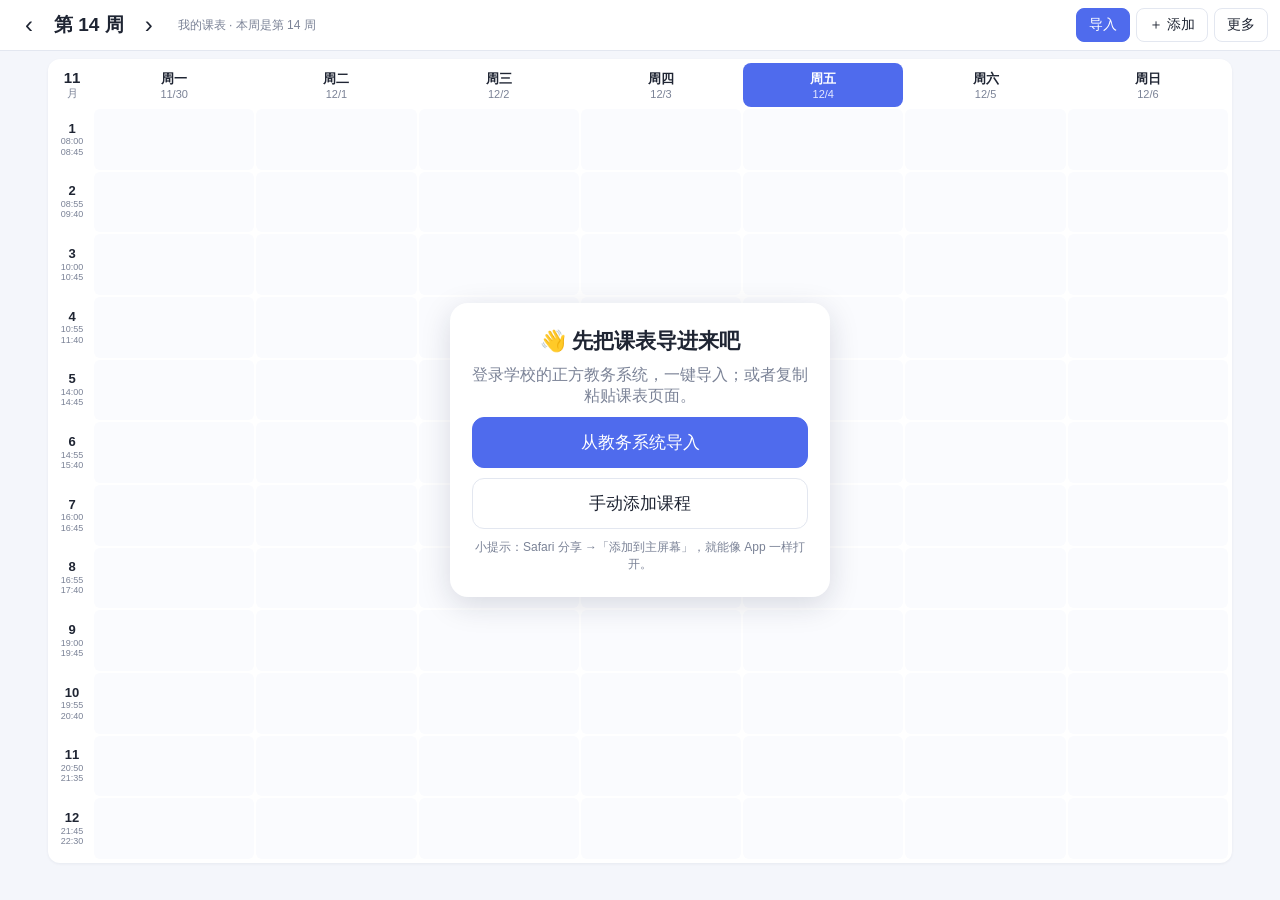
<file: index.html>
<!DOCTYPE html>
<html lang="zh-CN">
<head>
<meta charset="UTF-8">
<meta name="viewport" content="width=device-width, initial-scale=1, viewport-fit=cover">
<meta name="theme-color" content="#4f6bed">
<meta name="apple-mobile-web-app-capable" content="yes">
<meta name="apple-mobile-web-app-status-bar-style" content="default">
<meta name="apple-mobile-web-app-title" content="课程表">
<title>课程表</title>
<link rel="manifest" href="manifest.webmanifest">
<link rel="icon" href="icons/icon.svg" type="image/svg+xml">
<link rel="apple-touch-icon" href="icons/icon-192.png">
<link rel="stylesheet" href="css/style.css">
</head>
<body>
<header class="topbar">
  <div class="weeknav">
    <button id="prevWeek" class="icon-btn" aria-label="上一周">‹</button>
    <button id="weekLabel" class="week-label" title="点击回到本周">第 1 周</button>
    <button id="nextWeek" class="icon-btn" aria-label="下一周">›</button>
  </div>
  <div class="sub" id="subLabel"></div>
  <nav class="actions">
    <button id="btnImport" class="btn primary">导入</button>
    <button id="btnAdd" class="btn">＋ 添加</button>
    <button id="btnMore" class="btn">更多</button>
  </nav>
</header>

<main>
  <div id="grid" class="grid" aria-label="课程表"></div>
  <div id="empty" class="empty hidden">
    <div class="welcome">
      <h2>👋 先把课表导进来吧</h2>
      <p class="muted">登录学校的正方教务系统，一键导入；或者复制粘贴课表页面。</p>
      <button class="btn primary big" id="emptyImport">从教务系统导入</button>
      <button class="btn big" id="emptyAdd">手动添加课程</button>
      <p class="muted small">小提示：Safari 分享 →「添加到主屏幕」，就能像 App 一样打开。</p>
    </div>
  </div>
</main>

<!-- 课程详情 -->
<dialog id="dlgDetail">
  <form method="dialog" class="card">
    <h3 id="dName"></h3>
    <dl id="dBody" class="kv"></dl>
    <div id="dOthers"></div>
    <div class="row-end">
      <button value="delete" class="btn danger" id="dDel">删除</button>
      <button value="edit" class="btn" id="dEdit">编辑</button>
      <button value="close" class="btn primary">关闭</button>
    </div>
  </form>
</dialog>

<!-- 添加/编辑 -->
<dialog id="dlgEdit">
  <form method="dialog" class="card" id="editForm">
    <h3 id="eTitle">添加课程</h3>
    <label>课程名称<input name="name" required maxlength="60"></label>
    <div class="two">
      <label>教师<input name="teacher" maxlength="40"></label>
      <label>地点<input name="location" maxlength="60"></label>
    </div>
    <div class="three">
      <label>星期<select name="day"></select></label>
      <label>开始节<select name="start"></select></label>
      <label>结束节<select name="end"></select></label>
    </div>
    <label>周次 <span class="muted">如 1-16周、1-8周,10-16周、1-15周(单)</span><input name="weeks" required placeholder="1-16周"></label>
    <div class="quick-weeks">
      <button type="button" data-q="all">全部</button><button type="button" data-q="odd">单周</button><button type="button" data-q="even">双周</button>
    </div>
    <label>颜色<input type="color" name="color"></label>
    <label>备注<input name="note" maxlength="200"></label>
    <p class="err" id="eErr"></p>
    <div class="row-end">
      <button type="button" class="btn" onclick="this.closest('dialog').close()">取消</button>
      <button value="save" class="btn primary" id="eSave">保存</button>
    </div>
  </form>
</dialog>

<!-- 导入 -->
<dialog id="dlgImport" class="wide">
  <div class="card">
    <div class="dlg-head">
      <button class="icon-btn invisible" id="iBack" aria-label="返回">‹</button>
      <h3 id="iTitle">导入课表</h3>
      <button class="icon-btn" id="iClose" aria-label="关闭">×</button>
    </div>

    <section id="pHome" class="pane">
      <button class="big-option" id="goBm">
        <span class="emoji">⚡️</span>
        <span class="txt"><b>一键导入 <em class="tag">推荐</em></b><small>登录教务系统后点一下书签，课表自动导进来</small></span>
        <span class="chev">›</span>
      </button>
      <button class="big-option" id="goPaste">
        <span class="emoji">📋</span>
        <span class="txt"><b>复制粘贴</b><small>在教务系统课表页全选、拷贝，粘贴到这里</small></span>
        <span class="chev">›</span>
      </button>
      <p class="muted small center">支持正方教务系统（网址里常有 jwglxt）</p>
      <details class="adv">
        <summary>高级</summary>
        <div class="adv-body">
          <h4>导入文件</h4>
          <p class="muted small">正方课表接口 JSON（含 kbList）、课表页面 HTML（新版 / 旧版 xskbcx.aspx）、本应用的备份文件。</p>
          <label class="file btn"><input type="file" id="importFile" accept=".json,.html,.htm,.txt,application/json,text/html" hidden>选择文件…</label>
          <h4>电脑：控制台脚本</h4>
          <div class="two">
            <label>学年<select id="sXnm"></select></label>
            <label>学期<select id="sXqm"><option value="3">第一学期（秋季）</option><option value="12">第二学期（春季）</option><option value="16">第三学期（夏季）</option></select></label>
          </div>
          <p class="muted small">登录正方 → F12 打开「控制台 / Console」→ 粘贴回车，会自动跳回本 App 导入。也可以把这个链接拖到书签栏：<a id="bmLink" class="bm" href="#">📅 导入课表</a></p>
          <pre id="scriptBox" class="code"></pre>
          <div class="row-end"><button class="btn small" id="copyScript">复制脚本</button></div>
          <h4>手动抓取 JSON</h4>
          <p class="muted small">在正方「学生课表查询」页点查询，开发者工具 → 网络(Network) 找到 <code>xskbcx_cxXsgrkb.html</code>（部分学校为 <code>xskbcx_cxXsKb.html</code>），复制「响应」全文，粘贴到「复制粘贴」页即可。</p>
        </div>
      </details>
    </section>

    <section id="pBm" class="pane hidden">
      <div class="step-card">
        <h4>① 第一次：添加书签 <span class="muted small">（只需一次）</span></h4>
        <ol class="steps big">
          <li><button class="btn primary" id="copyBm">复制书签代码</button></li>
          <li>点 Safari 的<b>分享</b>按钮 <span class="ico">⬆︎</span> →「<b>添加书签</b>」，名称改成 <b>导入课表</b>，点「存储」。</li>
          <li>打开<b>书签</b>（地址栏旁的 <span class="ico">📖</span> 或边栏）→「<b>编辑</b>」→ 点「导入课表」→ 把<b>地址</b>全部删掉，<b>粘贴</b>刚才复制的代码 →「完成」。</li>
        </ol>
      </div>
      <div class="step-card">
        <h4>② 每次导入</h4>
        <ol class="steps big">
          <li>在 Safari 打开学校的<b>正方教务系统</b>并登录。</li>
          <li>点地址栏，输入 <b>导入课表</b>，点下方出现的这个书签。</li>
          <li>弹出提示点「好」→ 自动回到这里 → 点「导入」。</li>
        </ol>
      </div>
      <p class="muted small">会自动识别当前学期。要导其他学期：先在教务系统「学生课表查询」页选好学年学期，再点书签。</p>
    </section>

    <section id="pPaste" class="pane hidden">
      <ol class="steps big">
        <li>在教务系统打开<b>学生课表查询</b>，切换成<b>列表</b>显示。</li>
        <li>在课表文字上长按 →「<b>全选</b>」→「<b>拷贝</b>」<span class="muted">（有键盘可按 ⌘A、⌘C）</span>。</li>
        <li>回到这里，点下面的「粘贴」。</li>
      </ol>
      <button class="btn primary big" id="pasteBtn">📋 粘贴并识别</button>
      <textarea id="importText" rows="5" placeholder="也可以在这里长按 →「粘贴」，再点「识别」"></textarea>
      <p class="err" id="iErr"></p>
      <div id="iPreview" class="muted small"></div>
      <div class="row-end"><button class="btn" id="iDo">识别</button></div>
    </section>
  </div>
</dialog>

<!-- 导入确认 -->
<dialog id="dlgConfirm">
  <form method="dialog" class="card">
    <h3>导入课表</h3>
    <p id="cSummary"></p>
    <div id="cNames" class="chips"></div>
    <p class="muted small" id="cNote"></p>
    <div class="col-btns">
      <button value="replace" class="btn primary big" id="cReplace">导入</button>
      <button value="append" class="btn big" id="cAppend">追加到现有课程</button>
      <button value="cancel" class="btn big ghost">取消</button>
    </div>
  </form>
</dialog>

<!-- 更多 / 设置 -->
<dialog id="dlgMore" class="wide">
  <form method="dialog" class="card" id="setForm">
    <h3>设置</h3>
    <div class="two">
      <label>开学日期（第 1 周任意一天）<input type="date" name="startDate" required></label>
      <label>学期总周数<input type="number" name="totalWeeks" min="1" max="30" required></label>
    </div>
    <div class="two">
      <label>每天节数<input type="number" name="sectionCount" min="1" max="16" required></label>
      <label>课表名称<input name="name" maxlength="30"></label>
    </div>
    <label class="inline"><input type="checkbox" name="showWeekend"> 显示周六、周日</label>
    <label class="inline"><input type="checkbox" name="showInactive"> 显示非本周课程（灰色）</label>
    <h4>每节时间</h4>
    <div id="timesBox" class="times"></div>
    <div class="row-end"><button type="button" class="btn small" id="autoTimes">按第 1 节自动推算</button></div>
    <h4>数据</h4>
    <div class="btn-row">
      <button type="button" class="btn" id="exportIcs">导出日历 .ics</button>
      <button type="button" class="btn" id="exportBackup">导出备份</button>
      <button type="button" class="btn" id="importBackup">导入备份</button>
      <button type="button" class="btn danger" id="clearAll">清空课程</button>
      <input type="file" id="backupFile" accept=".json" hidden>
    </div>
    <p class="muted small">数据只保存在本机浏览器（localStorage）。换设备请用「导出备份」。</p>
    <div class="row-end">
      <button type="button" class="btn" onclick="this.closest('dialog').close()">取消</button>
      <button value="save" class="btn primary">保存设置</button>
    </div>
  </form>
</dialog>

<div id="toast" class="toast"></div>

<script src="js/parsers.js"></script>
<script src="js/zfscript.js"></script>
<script src="js/app.js"></script>
</body>
</html>
</file>
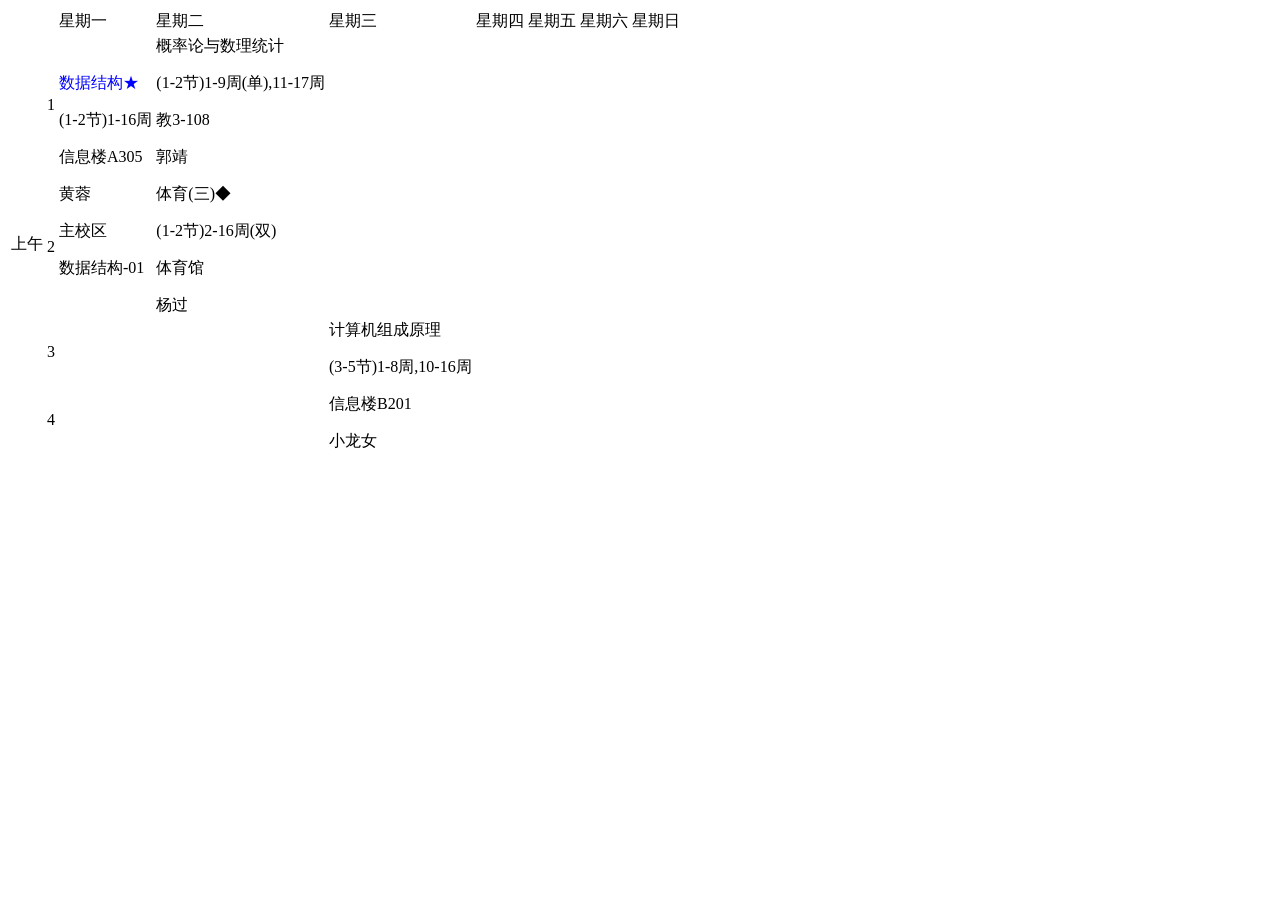
<file: tests/fixtures/zf_new_kbgrid.html>
<html><head><meta charset="utf-8"><title>学生课表查询</title></head><body>
<div id="table1" class="timetable1">
<table id="kbgrid_table_0" class="table timetable" >
<tbody>
<tr><td class="td_wrap"></td><td class="td_wrap"></td>
<td id="xq_1">星期一</td><td id="xq_2">星期二</td><td id="xq_3">星期三</td><td id="xq_4">星期四</td><td id="xq_5">星期五</td><td id="xq_6">星期六</td><td id="xq_7">星期日</td></tr>
<tr><td rowspan="4"><span class="time">上午</span></td><td><span class="festival">1</span></td>
<td rowspan="2" id="1-1" class="td_wrap"><div class="timetable_con text-left"><span class="title"><font style="color:rgb(0, 0, 255);">数据结构★</font></span><p><span class="glyphicon glyphicon-time" title="节/周"></span><font> (1-2节)1-16周</font></p><p><span class="glyphicon glyphicon-map-marker" title="上课地点"></span><font> 信息楼A305</font></p><p><span class="glyphicon glyphicon-user" title="教师"></span><font> 黄蓉</font></p><p><span class="glyphicon glyphicon-tower" title="校区"></span><font>主校区</font></p><p><span class="glyphicon glyphicon-home" title="教学班名称"></span><font>数据结构-01</font></p></div></td>
<td rowspan="2" id="2-1" class="td_wrap"><div class="timetable_con text-left"><span class="title"><font>概率论与数理统计</font></span><p><span class="glyphicon glyphicon-time" title="节/周"></span><font> (1-2节)1-9周(单),11-17周</font></p><p><span title="上课地点"></span><font> 教3-108</font></p><p><span title="教师"></span><font> 郭靖</font></p></div><div class="timetable_con text-left"><span class="title"><font>体育(三)◆</font></span><p><span title="节/周"></span><font> (1-2节)2-16周(双)</font></p><p><span title="上课地点"></span><font> 体育馆</font></p><p><span title="教师"></span><font> 杨过</font></p></div></td>
<td></td><td></td><td></td><td></td><td></td></tr>
<tr><td><span class="festival">2</span></td><td></td><td></td><td></td><td></td><td></td></tr>
<tr><td><span class="festival">3</span></td><td></td><td></td>
<td rowspan="3" id="3-3" class="td_wrap"><div class="timetable_con text-left"><span class="title"><font>计算机组成原理</font></span><p><span title="节/周"></span><font> (3-5节)1-8周,10-16周</font></p><p><span title="上课地点"></span><font> 信息楼B201</font></p><p><span title="教师"></span><font> 小龙女</font></p></div></td>
<td></td><td></td><td></td><td></td></tr>
<tr><td><span class="festival">4</span></td><td></td><td></td><td></td><td></td><td></td><td></td></tr>
</tbody></table></div>
<div id="table2" class="timetable2" style="display:none">
<table id="kblist_table" class="table">
<tbody id="xq_5"><tr><td rowspan="1"><span class="week">星期五</span></td><td><span class="festival">7-8</span></td><td><div class="timetable_con text-left"><span class="title"><font>操作系统</font></span><p><span title="节/周"></span><font>(7-8节)3-14周</font></p><p><span title="上课地点"></span><font>信息楼C102</font></p><p><span title="教师"></span><font>令狐冲</font></p></div></td></tr></tbody>
</table></div>
</body></html>
</file>
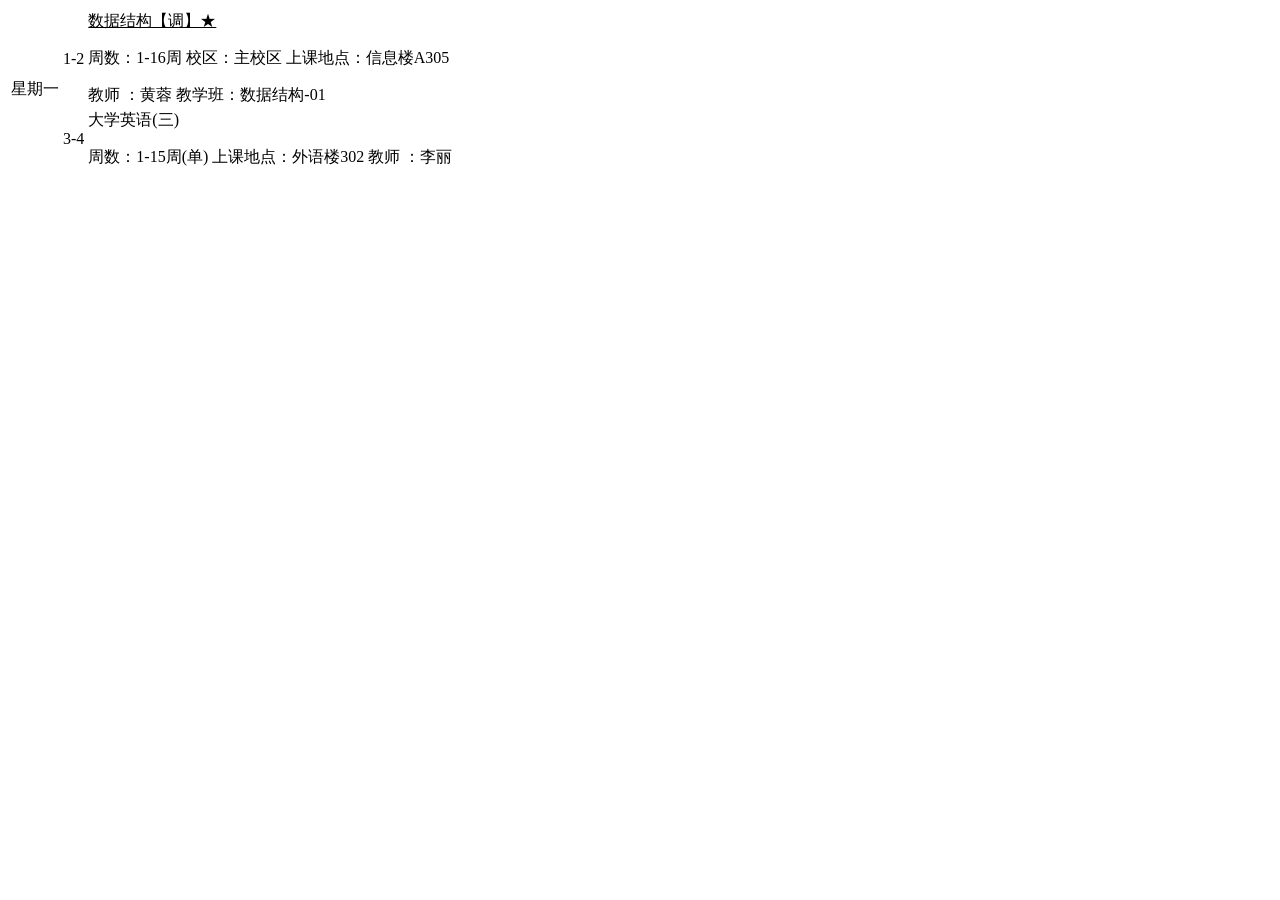
<file: tests/fixtures/zf_new_list_text_labels.html>
<html><body>
<table id="kblist_table" class="table">
<tbody id="xq_1"><tr><td rowspan="2"><span class="week">星期一</span></td><td><span class="festival">1-2</span></td><td><div class="timetable_con text-left"><u class="title"><font>数据结构【调】★</font></u><p><font><span class="glyphicon glyphicon-calendar"></span> 周数：</font><font>1-16周</font><font> 校区：</font><font>主校区</font><font> 上课地点：</font><font>信息楼A305</font></p><p><font>教师 ：</font><font>黄蓉</font><font> 教学班：</font><font>数据结构-01</font></p></div></td></tr>
<tr><td><span class="festival">3-4</span></td><td><div class="timetable_con text-left"><span class="title"><font>大学英语(三)</font></span><p><font>周数：</font><font>1-15周(单)</font><font> 上课地点：</font><font>外语楼302</font><font> 教师 ：</font><font>李丽</font></p></div></td></tr></tbody>
</table></body></html>
</file>
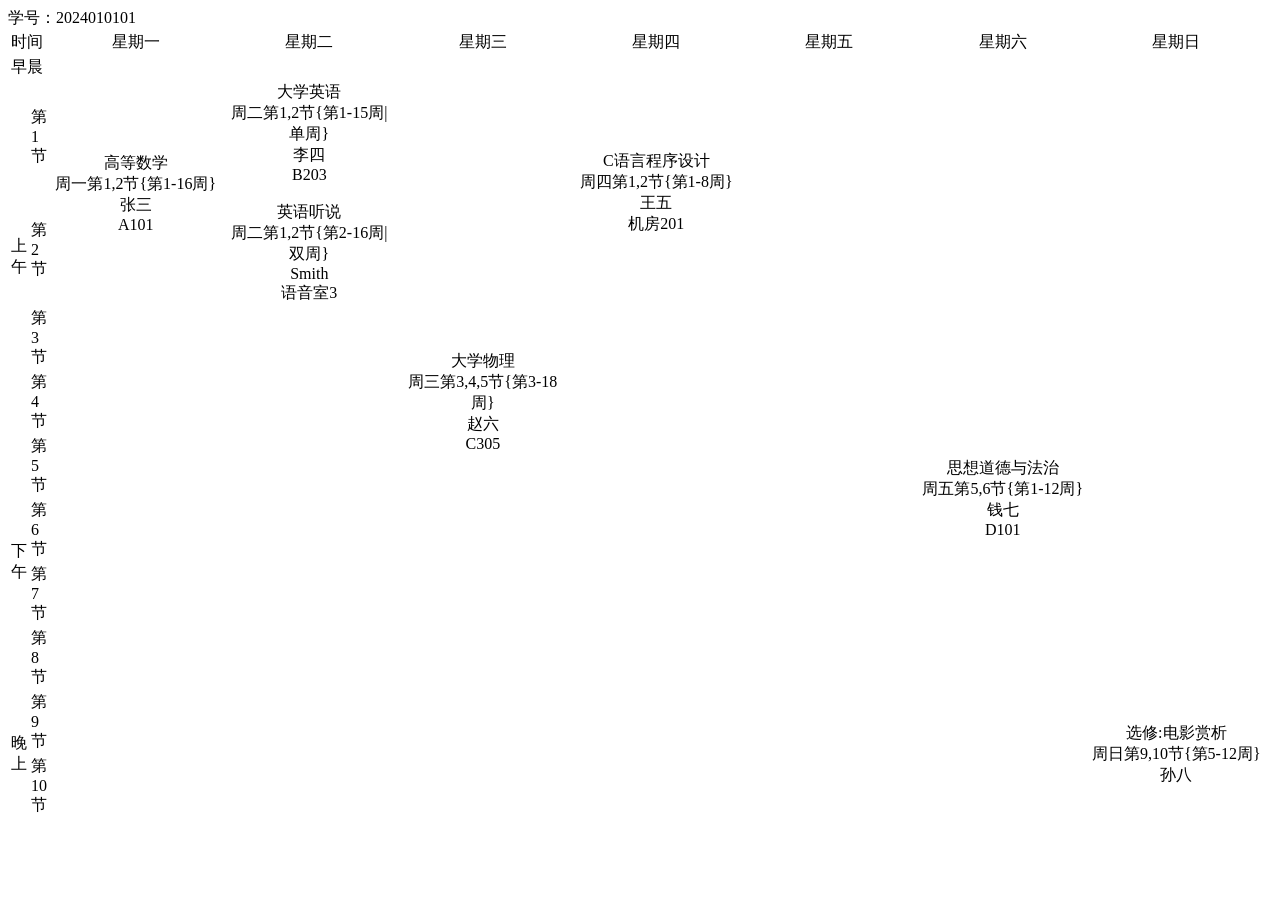
<file: tests/fixtures/zf_old_xskbcx.html>
<html><head><meta charset="utf-8"><title>现代教学管理信息系统</title></head><body>
<form name="xskb_form" id="xskb_form">
<span id="Label5">学号：2024010101</span>
<table id="Table1" class="blacktab" bordercolor="Black" border="0" width="100%">
<tr><td colspan="2" rowspan="1" width="2%">时间</td><td align="Center" width="14%">星期一</td><td align="Center" width="14%">星期二</td><td align="Center" width="14%">星期三</td><td align="Center" width="14%">星期四</td><td align="Center" width="14%">星期五</td><td class="noprint" align="Center" width="14%">星期六</td><td class="noprint" align="Center" width="14%">星期日</td></tr>
<tr><td colspan="2">早晨</td><td align="Center">&nbsp;</td><td align="Center">&nbsp;</td><td align="Center">&nbsp;</td><td align="Center">&nbsp;</td><td align="Center">&nbsp;</td><td align="Center">&nbsp;</td><td align="Center">&nbsp;</td></tr>
<tr><td rowspan="4" width="1%">上午</td><td width="1%">第1节</td>
  <td align="Center" rowspan="2" width="7%">高等数学<br>周一第1,2节{第1-16周}<br>张三<br>A101</td>
  <td align="Center" rowspan="2" width="7%">大学英语<br>周二第1,2节{第1-15周|单周}<br>李四<br>B203<br><br>英语听说<br>周二第1,2节{第2-16周|双周}<br>Smith<br>语音室3</td>
  <td align="Center" width="7%">&nbsp;</td>
  <td align="Center" rowspan="2" width="7%">C语言程序设计<br>周四第1,2节{第1-8周}<br>王五<br>机房201</td>
  <td align="Center" width="7%">&nbsp;</td><td align="Center" width="7%">&nbsp;</td><td align="Center" width="7%">&nbsp;</td></tr>
<tr><td>第2节</td><td align="Center">&nbsp;</td><td align="Center">&nbsp;</td><td align="Center">&nbsp;</td><td align="Center">&nbsp;</td><td align="Center">&nbsp;</td></tr>
<tr><td>第3节</td><td align="Center">&nbsp;</td><td align="Center">&nbsp;</td>
  <td align="Center" rowspan="3" width="7%">大学物理<br>周三第3,4,5节{第3-18周}<br>赵六<br>C305</td>
  <td align="Center">&nbsp;</td><td align="Center">&nbsp;</td><td align="Center">&nbsp;</td><td align="Center">&nbsp;</td></tr>
<tr><td>第4节</td><td align="Center">&nbsp;</td><td align="Center">&nbsp;</td><td align="Center">&nbsp;</td><td align="Center">&nbsp;</td><td align="Center">&nbsp;</td><td align="Center">&nbsp;</td></tr>
<tr><td rowspan="4">下午</td><td>第5节</td><td align="Center">&nbsp;</td><td align="Center">&nbsp;</td><td align="Center">&nbsp;</td><td align="Center">&nbsp;</td>
  <td align="Center" rowspan="2">思想道德与法治<br>周五第5,6节{第1-12周}<br>钱七<br>D101</td><td align="Center">&nbsp;</td><td align="Center">&nbsp;</td></tr>
<tr><td>第6节</td><td align="Center">&nbsp;</td><td align="Center">&nbsp;</td><td align="Center">&nbsp;</td><td align="Center">&nbsp;</td><td align="Center">&nbsp;</td></tr>
<tr><td>第7节</td><td align="Center">&nbsp;</td><td align="Center">&nbsp;</td><td align="Center">&nbsp;</td><td align="Center">&nbsp;</td><td align="Center">&nbsp;</td><td align="Center">&nbsp;</td><td align="Center">&nbsp;</td></tr>
<tr><td>第8节</td><td align="Center">&nbsp;</td><td align="Center">&nbsp;</td><td align="Center">&nbsp;</td><td align="Center">&nbsp;</td><td align="Center">&nbsp;</td><td align="Center">&nbsp;</td><td align="Center">&nbsp;</td></tr>
<tr><td rowspan="3">晚上</td><td>第9节</td><td align="Center">&nbsp;</td><td align="Center">&nbsp;</td><td align="Center">&nbsp;</td><td align="Center">&nbsp;</td><td align="Center">&nbsp;</td><td align="Center">&nbsp;</td>
  <td align="Center" rowspan="2">选修:电影赏析<br>周日第9,10节{第5-12周}<br>孙八</td></tr>
<tr><td>第10节</td><td align="Center">&nbsp;</td><td align="Center">&nbsp;</td><td align="Center">&nbsp;</td><td align="Center">&nbsp;</td><td align="Center">&nbsp;</td><td align="Center">&nbsp;</td></tr>
</table>
</form></body></html>
</file>
<file: css/style.css>
:root{--bg:#f4f6fb;--fg:#1f2533;--muted:#7a8296;--line:#e3e7f0;--primary:#4f6bed;--danger:#d9534f;--card:#fff;--head:56px;--secw:40px}
*{box-sizing:border-box}
html,body{margin:0;height:100%}
body{font-family:-apple-system,BlinkMacSystemFont,"PingFang SC","Hiragino Sans GB","Microsoft YaHei","Noto Sans CJK SC","Source Han Sans SC",sans-serif;background:var(--bg);color:var(--fg);-webkit-tap-highlight-color:transparent;padding-bottom:env(safe-area-inset-bottom)}
button{font:inherit;cursor:pointer}
.hidden{display:none!important}
.muted{color:var(--muted)}
.small{font-size:12px}
.topbar{position:sticky;top:0;z-index:20;background:var(--card);border-bottom:1px solid var(--line);padding:calc(8px + env(safe-area-inset-top)) 12px 8px;display:grid;grid-template-columns:auto 1fr auto;align-items:center;gap:4px 12px}
.weeknav{display:flex;align-items:center;gap:2px}
.icon-btn{width:34px;height:34px;border:none;border-radius:50%;background:transparent;font-size:24px;line-height:1;color:var(--fg)}
.icon-btn:hover{background:var(--bg)}
.icon-btn:disabled{opacity:.3}
.week-label{border:none;background:none;font-size:19px;font-weight:700;padding:4px 6px;color:var(--fg);white-space:nowrap}
.week-label.not-current{color:var(--primary)}
.sub{font-size:12px;color:var(--muted);overflow:hidden;text-overflow:ellipsis;white-space:nowrap}
.actions{display:flex;gap:6px}
.btn{border:1px solid var(--line);background:var(--card);color:var(--fg);padding:7px 12px;border-radius:8px;font-size:14px;white-space:nowrap}
.btn:hover{border-color:#c9d0e0}
.btn.primary{background:var(--primary);border-color:var(--primary);color:#fff}
.btn.danger{color:var(--danger);border-color:#f0c9c8}
.btn.small{padding:4px 8px;font-size:12px}
main{padding:8px;max-width:1200px;margin:0 auto}
.grid{display:grid;grid-template-columns:var(--secw) repeat(var(--days),minmax(0,1fr));grid-template-rows:44px repeat(var(--rows),minmax(56px,1fr));gap:2px;background:var(--card);border-radius:12px;padding:4px;box-shadow:0 1px 3px rgba(20,30,60,.06);min-height:calc(100vh - var(--head) - 40px)}
.corner{grid-row:1;grid-column:1;display:flex;flex-direction:column;align-items:center;justify-content:center;font-size:11px;color:var(--muted)}
.corner span{font-size:15px;font-weight:600;color:var(--fg)}
.dayhead{grid-row:1;display:flex;flex-direction:column;align-items:center;justify-content:center;font-size:13px;font-weight:600;border-radius:8px}
.dayhead small{font-weight:400;font-size:11px;color:var(--muted)}
.dayhead.today{background:var(--primary);color:#fff}
.dayhead.today small{color:#e6eaff}
.sechead{grid-column:1;display:flex;flex-direction:column;align-items:center;justify-content:center;font-size:13px;line-height:1.15}
.sechead small{font-size:9px;color:var(--muted);text-align:center}
.cellbg{background:#fafbfe;border-radius:6px;cursor:pointer}
.cellbg:hover{background:#eef1fb}
.course{position:relative;z-index:2;border:none;border-radius:8px;padding:4px 5px;background:var(--c);color:#fff;text-align:left;display:flex;flex-direction:column;gap:2px;overflow:hidden;font-size:12px;line-height:1.25;box-shadow:0 1px 2px rgba(0,0,0,.08);min-width:0;word-break:break-all}
.course:hover{filter:brightness(1.05)}
.course .cn{font-weight:600;display:-webkit-box;-webkit-line-clamp:4;-webkit-box-orient:vertical;overflow:hidden}
.course .cl,.course .ct{font-size:11px;opacity:.92}
.course.inactive{background:#e6e8ee;color:#9aa1b2;box-shadow:none;z-index:1}
.course.conflict{outline:2px solid #fff}
.empty{text-align:center;padding:16px;margin-top:-50vh;position:relative;z-index:3;pointer-events:none}
.empty p{margin:4px}
dialog{border:none;border-radius:14px;padding:0;width:min(440px,94vw);max-height:90vh;box-shadow:0 10px 40px rgba(0,0,0,.25);color:var(--fg)}
dialog.wide{width:min(640px,96vw)}
dialog::backdrop{background:rgba(20,25,40,.45)}
.card{padding:18px;display:flex;flex-direction:column;gap:10px}
.card h3{margin:0 0 4px;font-size:18px;border-left:4px solid var(--primary);padding-left:8px}
.card h4{margin:6px 0 0;font-size:14px}
label{display:flex;flex-direction:column;gap:4px;font-size:13px;color:#4b5266}
label.inline{flex-direction:row;align-items:center;gap:6px}
input,select,textarea{font:inherit;font-size:15px;padding:7px 9px;border:1px solid var(--line);border-radius:8px;background:#fff;color:var(--fg);width:100%;min-width:0}
input[type=checkbox]{width:auto}
input[type=color]{height:36px;padding:2px}
textarea{font-family:ui-monospace,Menlo,Consolas,monospace;font-size:12px;resize:vertical}
.two{display:grid;grid-template-columns:1fr 1fr;gap:10px}
.three{display:grid;grid-template-columns:1fr 1fr 1fr;gap:10px}
.row-end{display:flex;justify-content:flex-end;gap:8px;flex-wrap:wrap}
.btn-row{display:flex;gap:8px;flex-wrap:wrap}
.kv{display:grid;grid-template-columns:auto 1fr;gap:6px 12px;margin:0;font-size:14px}
.kv dt{color:var(--muted)}
.kv dd{margin:0;word-break:break-all}
.err{color:var(--danger);margin:0;font-size:13px;min-height:0}
.quick-weeks{display:flex;gap:6px}
.quick-weeks button{border:1px solid var(--line);background:#fff;border-radius:14px;padding:2px 10px;font-size:12px}
.tabs{display:flex;gap:4px;border-bottom:1px solid var(--line)}
.tab{border:none;background:none;padding:8px 10px;border-bottom:2px solid transparent;color:var(--muted)}
.tab.active{color:var(--primary);border-color:var(--primary);font-weight:600}
.tabpane{display:flex;flex-direction:column;gap:10px}
.steps{margin:0;padding-left:20px;font-size:13px;line-height:1.7}
code,kbd{background:#eef1f8;border-radius:4px;padding:0 4px;font-size:12px}
pre.code{margin:0;max-height:110px;overflow:auto;background:#1f2533;color:#cfe3ff;border-radius:8px;padding:8px;font-size:11px;white-space:pre-wrap;word-break:break-all}
details{font-size:13px}
summary{cursor:pointer;color:var(--primary)}
a.bm{display:inline-block;background:#fff4d6;border:1px dashed #e0b84d;border-radius:8px;padding:4px 10px;color:#7a5b00;text-decoration:none}
label.file{display:inline-flex;flex-direction:row;align-items:center;gap:8px}
.times{display:grid;grid-template-columns:repeat(auto-fill,minmax(250px,1fr));gap:6px;max-height:220px;overflow:auto}
.trow{display:flex;align-items:center;gap:6px;font-size:13px}
.trow span:first-child{width:42px;flex:none;color:var(--muted)}
.trow input{padding:4px 6px;font-size:13px}
.toast{position:fixed;left:50%;bottom:calc(24px + env(safe-area-inset-bottom));transform:translateX(-50%) translateY(20px);background:rgba(30,35,50,.92);color:#fff;padding:9px 16px;border-radius:20px;font-size:14px;opacity:0;pointer-events:none;transition:.25s;z-index:100;max-width:90vw;text-align:center}
.toast.show{opacity:1;transform:translateX(-50%) translateY(0)}
@media (max-width:640px){
  :root{--secw:28px}
  .topbar{grid-template-columns:1fr auto;padding-left:6px;padding-right:8px}
  .sub{grid-column:1/-1;grid-row:2}
  .week-label{font-size:17px}
  .btn{padding:6px 9px;font-size:13px}
  main{padding:4px}
  .grid{gap:1px;padding:2px;grid-template-rows:40px repeat(var(--rows),minmax(52px,1fr))}
  .dayhead{font-size:12px}
  .dayhead small{font-size:10px}
  .sechead small{display:none}
  .course{padding:3px;font-size:11px;border-radius:5px}
  .course .cl,.course .ct{font-size:10px}
  .two,.three{gap:6px}
}
@media (prefers-color-scheme:dark){
  :root{--bg:#12151c;--fg:#e6e9f0;--muted:#8a92a6;--line:#2a2f3b;--card:#1b1f29}
  input,select,textarea,.quick-weeks button{background:#151922;color:var(--fg)}
  .cellbg{background:#1f2430}.cellbg:hover{background:#262c3a}
  .course.inactive{background:#2a2f3b;color:#6c7385}
  code,kbd{background:#2a2f3b}
  label{color:#b5bccb}
  dialog{background:var(--card)}
}
/* v2 导入界面 */
.invisible{visibility:hidden}
.center{text-align:center}
.dlg-head{display:flex;align-items:center;gap:6px}
.dlg-head h3{flex:1;border:none;padding:0;text-align:center}
.dlg-head .icon-btn{font-size:26px;color:var(--muted)}
.pane{display:flex;flex-direction:column;gap:12px}
.big-option{display:flex;align-items:center;gap:14px;width:100%;text-align:left;border:1px solid var(--line);background:var(--card);color:var(--fg);border-radius:16px;padding:18px 16px;box-shadow:0 1px 3px rgba(20,30,60,.06)}
.big-option:hover,.big-option:active{border-color:var(--primary)}
.big-option .emoji{font-size:34px;line-height:1}
.big-option .txt{flex:1;display:flex;flex-direction:column;gap:4px}
.big-option b{font-size:19px}
.big-option small{font-size:14px;color:var(--muted)}
.big-option .chev{font-size:28px;color:var(--muted)}
.tag{font-style:normal;font-size:11px;font-weight:600;background:#e8edff;color:var(--primary);border-radius:10px;padding:2px 7px;vertical-align:middle}
.adv summary{color:var(--muted);font-size:14px;padding:6px 0}
.adv-body{display:flex;flex-direction:column;gap:8px;padding-top:6px}
.step-card{border:1px solid var(--line);border-radius:14px;padding:12px 14px;background:var(--bg)}
.step-card h4{margin:0 0 6px}
.steps.big{font-size:15px;line-height:1.75;padding-left:22px}
.steps.big li{margin:4px 0}
.ico{display:inline-block;background:#eef1f8;border-radius:6px;padding:0 5px;font-size:13px}
.btn.big{padding:13px 16px;font-size:17px;border-radius:12px;width:100%}
.btn.ghost{border-color:transparent;color:var(--muted)}
.col-btns{display:flex;flex-direction:column;gap:8px;margin-top:4px}
.chips{display:flex;flex-wrap:wrap;gap:6px;max-height:200px;overflow:auto}
.chip{background:var(--c);color:#fff;border-radius:12px;padding:3px 10px;font-size:13px}
#cSummary{margin:0;font-size:15px;line-height:1.6}
.empty{position:fixed;inset:0;display:flex;align-items:center;justify-content:center;margin:0;padding:16px;pointer-events:none;z-index:5}
.welcome{pointer-events:auto;background:var(--card);border-radius:18px;box-shadow:0 8px 30px rgba(20,30,60,.15);padding:24px 22px;max-width:380px;width:100%;display:flex;flex-direction:column;gap:10px;text-align:center}
.welcome h2{margin:0;font-size:21px}
.welcome p{margin:0}
@media (prefers-color-scheme:dark){.step-card{background:#151922}.tag{background:#26305a}.ico{background:#2a2f3b}}
</file>
